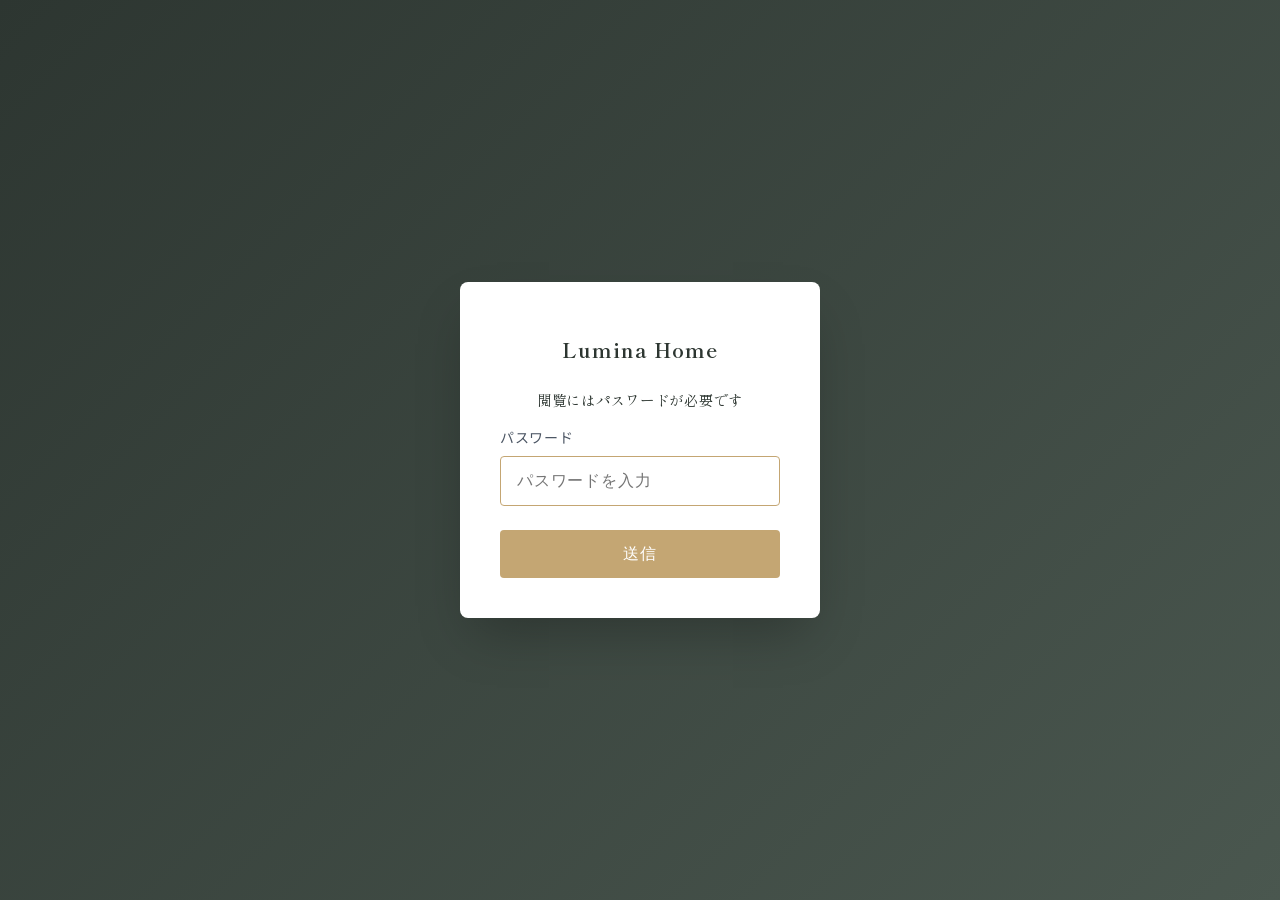
<file: gate.html>
<!DOCTYPE html>
<html lang="ja">
<head>
    <meta charset="UTF-8">
    <meta name="viewport" content="width=device-width, initial-scale=1.0">
    <title>認証｜Lumina Home</title>
    <link rel="preconnect" href="https://fonts.googleapis.com">
    <link rel="preconnect" href="https://fonts.gstatic.com" crossorigin>
    <link href="https://fonts.googleapis.com/css2?family=Noto+Sans+JP:wght@400;500&family=Shippori+Mincho:wght@500&display=swap" rel="stylesheet">
    <link rel="stylesheet" href="css/style.css">
    <style>
        .gate {
            min-height: 100vh;
            display: flex;
            align-items: center;
            justify-content: center;
            padding: 2rem;
            background: linear-gradient(135deg, var(--color-brand-900, #2d3631) 0%, var(--color-brand-600, #4a574f) 100%);
        }
        .gate-inner {
            background: var(--color-white);
            padding: 2.5rem;
            border-radius: 8px;
            box-shadow: 0 25px 50px -12px rgba(0, 0, 0, 0.25);
            width: 100%;
            max-width: 360px;
        }
        .gate-title {
            font-family: var(--font-serif);
            font-size: 1.25rem;
            color: var(--color-brand-900);
            text-align: center;
            margin-bottom: 1.5rem;
        }
        .gate-form label {
            display: block;
            font-size: 0.875rem;
            color: var(--color-gray-600);
            margin-bottom: 0.5rem;
        }
        .gate-form input[type="password"] {
            width: 100%;
            padding: 0.75rem 1rem;
            border: 1px solid var(--color-gray-300);
            border-radius: 4px;
            font-size: 1rem;
            box-sizing: border-box;
        }
        .gate-form input:focus {
            outline: none;
            border-color: var(--color-accent);
        }
        .gate-form .gate-error {
            color: #dc2626;
            font-size: 0.875rem;
            margin-top: 0.5rem;
            display: none;
        }
        .gate-form .gate-error.show { display: block; }
        .gate-form button {
            width: 100%;
            margin-top: 1.5rem;
            padding: 0.75rem 1.5rem;
            background: var(--color-accent);
            color: var(--color-white);
            border: none;
            border-radius: 4px;
            font-size: 1rem;
            cursor: pointer;
            font-weight: 500;
        }
        .gate-form button:hover { opacity: 0.9; }
    </style>
</head>
<body class="gate">
    <div class="gate-inner">
        <h1 class="gate-title">Lumina Home</h1>
        <p class="gate-title" style="font-size: 0.9rem; margin-bottom: 1rem;">閲覧にはパスワードが必要です</p>
        <form id="gate-form" class="gate-form" autocomplete="off">
            <label for="gate-pw">パスワード</label>
            <input type="password" id="gate-pw" name="password" placeholder="パスワードを入力" required autofocus>
            <p id="gate-error" class="gate-error">パスワードが正しくありません</p>
            <button type="submit">送信</button>
        </form>
    </div>
    <script>
        // ★ パスワード変更: ここを任意の文字列に書き換えてから push してください
        var GATE_PASSWORD = 'lumina2026';

        (function () {
            if (sessionStorage.getItem('gate_ok')) {
                window.location.replace('index.html');
                return;
            }
            var form = document.getElementById('gate-form');
            var input = document.getElementById('gate-pw');
            var err = document.getElementById('gate-error');
            form.addEventListener('submit', function (e) {
                e.preventDefault();
                err.classList.remove('show');
                if (input.value === GATE_PASSWORD) {
                    sessionStorage.setItem('gate_ok', '1');
                    window.location.replace('index.html');
                } else {
                    err.classList.add('show');
                    input.value = '';
                    input.focus();
                }
            });
        })();
    </script>
</body>
</html>
</file>
<file: css/style.css>
/* ===== デザイントークン ===== */
:root {
    --color-brand-50: #f4f6f5;
    --color-brand-100: #e5ebe8;
    --color-brand-500: #5c6b61;
    --color-brand-600: #4a574f;
    --color-brand-900: #2d3631;
    --color-accent: #c4a673;
    --color-accent-hover: rgba(196, 166, 115, 0.9);
    --color-white: #ffffff;
    --color-gray-100: #f3f4f6;
    --color-gray-300: #d1d5db;
    --color-gray-400: #9ca3af;
    --color-gray-500: #6b7280;
    --color-gray-600: #4b5563;
    --font-sans: "Noto Sans JP", sans-serif;
    --font-serif: "Shippori Mincho", serif;
    --max-w-7xl: 1280px;
    --max-w-2xl: 672px;
    --max-w-3xl: 768px;
    --max-w-xl: 576px;
    --header-height: 5rem;
}

/* ===== ベース ===== */
*,
::before,
::after {
    box-sizing: border-box;
    line-height: 1.5 !important;
    letter-spacing: 0.05em !important;
}

html {
    scroll-padding-top: var(--header-height);
}

section[id] {
    scroll-margin-top: var(--header-height);
}

body {
    margin: 0;
    font-family: var(--font-sans);
    color: #333333;
    background-color: var(--color-brand-50);
    -webkit-font-smoothing: antialiased;
    -moz-osx-font-smoothing: grayscale;
    overflow-x: hidden;
}

/* メニュー展開中は背景のスクロールを固定（JSで付与） */
body.menu-open {
    position: fixed;
    top: 0;
    left: 0;
    right: 0;
    width: 100%;
    overflow: hidden;
}

/* ===== 共通レイアウト ===== */
.container {
    max-width: var(--max-w-7xl);
    margin-left: auto;
    margin-right: auto;
    padding-left: 1rem;
    padding-right: 1rem;
}

@media (min-width: 640px) {
    .container {
        padding-left: 1.5rem;
        padding-right: 1.5rem;
    }
}

@media (min-width: 1024px) {
    .container {
        padding-left: 2rem;
        padding-right: 2rem;
    }
}

/* ===== アニメーション ===== */
.fade-in {
    opacity: 0;
    transform: translateY(20px);
    transition: opacity 0.8s ease-out, transform 0.8s ease-out;
}

.fade-in.appear {
    opacity: 1;
    transform: translateY(0);
}

/* ===== ヘッダー ===== */
.header {
    position: fixed;
    top: 0;
    left: 0;
    right: 0;
    z-index: 10001 !important;
    background-color: rgba(255, 255, 255, 0.9);
    backdrop-filter: blur(12px);
    -webkit-backdrop-filter: blur(12px);
    box-shadow: 0 1px 3px rgba(0, 0, 0, 0.1);
    transition: box-shadow 0.3s;
}

.header.scrolled {
    box-shadow: 0 4px 6px -1px rgba(0, 0, 0, 0.1), 0 2px 4px -2px rgba(0, 0, 0, 0.1);
}

.header-inner {
    display: flex;
    justify-content: space-between;
    align-items: center;
    height: 5rem;
}

.logo {
    display: flex;
    flex-shrink: 0;
    align-items: center;
    gap: 0.5rem;
    text-decoration: none;
    color: inherit;
    position: relative;
    z-index: 10002;
}

.logo-icon {
    width: 1.5rem;
    height: 1.5rem;
    color: var(--color-brand-500);
}

.logo-text {
    font-family: var(--font-serif);
    font-weight: 700;
    font-size: 1.25rem;
    color: var(--color-brand-900);
    letter-spacing: 0.05em;
}

.nav {
    display: none;
    align-items: center;
    gap: 2rem;
}

@media (min-width: 768px) {
    .nav {
        display: flex;
    }
}

.nav a {
    color: var(--color-gray-600);
    font-size: 0.875rem;
    font-weight: 500;
    text-decoration: none;
    transition: color 0.2s;
}

.nav a:hover {
    color: var(--color-brand-500);
}

@media (max-width: 767px) {
    .nav {
        display: none;
        position: fixed;
        top: 0;
        left: 0;
        right: 0;
        bottom: 0;
        width: 100%;
        min-height: 100vh;
        min-height: 100dvh;
        background-color: #ffffff !important;
        flex-direction: column;
        justify-content: flex-start;
        padding: var(--header-height) 1.5rem 2rem;
        padding-top: calc(var(--header-height) + 1rem);
        z-index: 10000 !important;
        overflow-y: auto;
        -webkit-overflow-scrolling: touch;
        opacity: 0;
        transform: translateY(-8px);
    }

    .nav.active {
        display: flex;
        animation: nav-fade-down 0.45s cubic-bezier(0.22, 0.61, 0.36, 1) forwards;
        opacity: 1;
        transform: translateY(0);
    }

    .nav a {
        font-family: var(--font-serif);
        font-size: 0.95rem;
        width: 100%;
        text-align: center;
        padding: 0.9rem 0;
        color: var(--color-brand-900);
        border-bottom: 1px solid var(--color-brand-100);
        opacity: 0;
        transform: translateY(12px);
        transition: opacity 0.45s ease-out, transform 0.45s cubic-bezier(0.22, 0.61, 0.36, 1);
    }

    .nav.active a {
        opacity: 1;
        transform: translateY(0);
    }

    /* アニメーションの遅延（ふわっと順番に） */
    .nav.active a:nth-child(1) {
        transition-delay: 0.05s;
    }

    .nav.active a:nth-child(2) {
        transition-delay: 0.12s;
    }

    .nav.active a:nth-child(3) {
        transition-delay: 0.19s;
    }

    .nav.active a:nth-child(4) {
        transition-delay: 0.26s;
    }

    .nav .nav-cta {
        margin-top: 1.5rem;
        background-color: var(--color-accent);
        color: var(--color-white);
        border-bottom: none;
        border-radius: 2px;
        padding: 0.85rem;
        font-family: var(--font-sans);
        font-size: 1rem;
        font-weight: 600;
    }
}

@keyframes nav-fade-down {
    from {
        opacity: 0;
        transform: translateY(-12px);
    }
    to {
        opacity: 1;
        transform: translateY(0);
    }
}

.nav .nav-cta {
    background-color: var(--color-brand-500);
    color: var(--color-white);
    padding: 0.75rem 1.5rem;
    border-radius: 2px;
    box-shadow: 0 4px 6px -1px rgba(0, 0, 0, 0.1);
}

.nav .nav-cta:hover {
    background-color: var(--color-brand-600);
}

.menu-btn {
    display: flex;
    align-items: center;
    padding: 0;
    border: none;
    background: none;
    color: var(--color-gray-600);
    cursor: pointer;
    position: relative;
    z-index: 10002;
}

.menu-btn:hover {
    color: var(--color-brand-500);
}

.menu-btn:focus {
    outline: none;
}

@media (min-width: 768px) {
    .menu-btn {
        display: none;
    }
}

.menu-btn .icon {
    width: 1.5rem;
    height: 1.5rem;
}

/* ===== ヒーロー ===== */
.hero {
    position: relative;
    min-height: 100vh;
    box-sizing: border-box;
    padding-top: var(--header-height);
    display: flex;
    align-items: center;
    justify-content: center;
    margin-top: 0;
    background-image: linear-gradient(rgba(0, 0, 0, 0.3), rgba(0, 0, 0, 0.3)),
        url('https://images.unsplash.com/photo-1600596542815-ffad4c1539a9?ixlib=rb-4.0.3&auto=format&fit=crop&w=2075&q=80');
    background-size: cover;
    background-position: center;
}

.hero-inner {
    text-align: center;
    padding-left: 20px;
    padding-right: 20px;
    position: relative;
    z-index: 10;
}

.hero-lead-wrap {
    background-color: rgba(0, 0, 0, 0.45);
    padding: 1.25rem 1.5rem;
    border-radius: 0.5rem;
    margin-bottom: 3rem;
    max-width: 50rem;
    margin-left: auto;
    margin-right: auto;
}

.hero-lead-wrap .hero-lead {
    margin-bottom: 0;
}

.hero-subtitle {
    color: var(--color-white);
    font-size: 1.125rem;
    font-weight: 500;
    margin-bottom: 0.25rem;
    letter-spacing: 0.2em;
}

@media (min-width: 768px) {
    .hero-subtitle {
        font-size: 1.25rem;
    }
}

.hero-title {
    font-family: var(--font-serif);
    font-size: 30px;
    font-weight: 500;
    color: var(--color-white);
    margin-bottom: 1rem;
    line-height: 1.2;
    text-shadow: 0 10px 15px -3px rgba(0, 0, 0, 0.1), 0 4px 6px -4px rgba(0, 0, 0, 0.1);
}

@media (max-width: 767px) {
    .hero-title {
        font-size: 30px;
        margin-bottom: 50px;
    }
}

.hero-concept {
    color: var(--color-accent);
    font-size: 0.7rem;
    letter-spacing: 0.35em;
    margin-bottom: 0.5rem;
    text-transform: lowercase;
}

.hero-subheading {
    font-family: var(--font-serif);
    font-size: 23px;
    font-weight: 500;
    color: var(--color-white);
    margin: 0 !important;
}

@media (min-width: 768px) {
    .hero-title {
        font-size: 4.5rem;
    }

    .hero-concept {
        color: var(--color-accent);
        font-size: 0.75rem;
        letter-spacing: 0.35em;
        margin-bottom: 0.5rem;
    }
}

@media (min-width: 1024px) {
    .hero-title {
        font-size: 6rem;
    }
}

.hero-lead {
    color: rgba(255, 255, 255, 0.9);
    font-size: 16px;
    font-weight: 300;
    margin-bottom: 4rem;
    max-width: var(--max-w-2xl);
    margin-left: auto;
    margin-right: auto;
}

.btn-cta {
    display: inline-block;
    background-color: var(--color-accent);
    color: var(--color-white);
    padding: 1rem 2.5rem;
    border-radius: 2px;
    font-size: 1.125rem;
    font-weight: 500;
    text-decoration: none;
    transition: all 0.2s;
    box-shadow: 0 10px 15px -3px rgba(0, 0, 0, 0.1);
}

.btn-cta:hover {
    background-color: var(--color-accent-hover);
    box-shadow: 0 20px 25px -5px rgba(0, 0, 0, 0.1);
    transform: translateY(-2px);
}

.scroll-hint {
    position: absolute;
    bottom: 2.5rem;
    left: 50%;
    transform: translateX(-50%);
    color: rgba(255, 255, 255, 0.7);
    animation: bounce 2s infinite;
}

@keyframes bounce {

    0%,
    100% {
        transform: translateX(-50%) translateY(0);
    }

    50% {
        transform: translateX(-50%) translateY(8px);
    }
}

.scroll-hint .icon {
    width: 2rem;
    height: 2rem;
}

/* ===== セクション共通 ===== */
.section {
    padding-top: 6rem;
    padding-bottom: 6rem;
}

.section-white {
    background-color: var(--color-white);
}

.section-brand-50 {
    background-color: var(--color-brand-50);
}

.section-title-wrap {
    text-align: center;
    margin-bottom: 4rem;
}

.section-concept {
    font-family: var(--font-serif);
    color: var(--color-accent);
    font-size: 18px;
    letter-spacing: 0.35em;
    margin-bottom: 0.5rem;
    text-transform: lowercase;
}

@media (min-width: 768px) {
    .section-concept {
        font-size: 18px;
        letter-spacing: 0.4em;
    }
}

.section-title {
    font-family: var(--font-serif);
    font-size: 1.875rem;
    color: var(--color-brand-900);
    margin-bottom: 1rem;
    margin-top: 10px;
}

@media (min-width: 768px) {
    .section-title {
        font-size: 2.25rem;
    }
}

.company-grid {
    max-width: var(--max-w-3xl);
    margin: 0 auto;
}

.company-table {
    width: 100%;
    border-top: 1px solid #e5e7eb;
    border-bottom: 1px solid #e5e7eb;
}

.company-row {
    display: grid;
    grid-template-columns: 7rem 1fr;
    gap: 1.5rem;
    padding: 1rem 0;
    border-top: 1px solid #e5e7eb;
}

.company-row:first-child {
    border-top: none;
}

.company-row dt {
    font-weight: 500;
    color: var(--color-brand-800);
    font-size: 0.9rem;
}

.company-row dd {
    margin: 0;
    font-size: 0.95rem;
    line-height: 1.7;
}

@media (max-width: 639px) {
    .company-row {
        grid-template-columns: 1fr;
        gap: 0.25rem;
    }
}

.access-grid {
    display: grid;
    gap: 2rem;
}

.access-text {
    max-width: var(--max-w-3xl);
    margin: 0 auto;
    text-align: left;
}

@media (min-width: 768px) {
    .access-grid {
        grid-template-columns: minmax(0, 1.4fr) minmax(0, 1fr);
        align-items: stretch;
    }
}

.access-text p {
    margin-bottom: 1rem;
    line-height: 1.8;
}

.access-list {
    list-style: disc;
    padding-left: 1.25rem;
    margin: 0;
}

.access-list li {
    margin-bottom: 0.25rem;
}

.access-map .map-placeholder {
    width: 100%;
    min-height: 400px;
    border-radius: 1rem;
    border: 1px dashed rgba(148, 163, 184, 0.9);
    display: flex;
    align-items: center;
    justify-content: center;
    font-size: 0.9rem;
    color: #6b7280;
    background: rgba(255, 255, 255, 0.7);
}

.section-title-accent {
    width: 3rem;
    height: 4px;
    background-color: var(--color-accent);
    margin: 0 auto 1.5rem;
}

.section-lead {
    color: var(--color-gray-600);
    max-width: var(--max-w-2xl);
    margin: 0 auto;
}

/* ===== コンセプト（1/fのゆらぎ） ===== */
.concept-grid {
    display: grid;
    grid-template-columns: 1fr;
    gap: 2rem;
}

@media (min-width: 768px) {
    .concept-grid {
        grid-template-columns: repeat(3, 1fr);
    }
}

.concept-card {
    overflow: hidden;
}

.concept-card .img-wrap {
    position: relative;
    overflow: hidden;
    border-radius: 2px;
    aspect-ratio: 4 / 3;
    margin-bottom: 1.5rem;
}

.concept-card .img-wrap img {
    width: 100%;
    height: 100%;
    object-fit: cover;
    transition: transform 0.7s;
}

.concept-card:hover .img-wrap img {
    transform: scale(1.05);
}

.concept-card .img-overlay {
    position: absolute;
    inset: 0;
    background-color: rgba(0, 0, 0, 0.2);
    transition: background-color 0.2s;
}

.concept-card:hover .img-overlay {
    background-color: rgba(0, 0, 0, 0.1);
}

.concept-card h3 {
    font-family: var(--font-serif);
    font-size: 1.25rem;
    color: var(--color-brand-900);
    margin-bottom: 0.75rem;
    display: flex;
    align-items: center;
    gap: 0.5rem;
}

.concept-card h3 .icon {
    color: var(--color-accent);
    width: 1.25rem;
    height: 1.25rem;
}

.concept-card p {
    color: var(--color-gray-600);
    font-size: 0.875rem;
}

/* ===== 特徴・プラン概要（ダークセクション） ===== */
.section-dark {
    padding-top: 5rem;
    padding-bottom: 5rem;
    background-color: var(--color-brand-900);
    color: var(--color-white);
}

.plan-flex {
    display: flex;
    flex-direction: column;
    align-items: center;
    gap: 3rem;
}

@media (min-width: 768px) {
    .plan-flex {
        flex-direction: row;
    }
}

.plan-text {
    flex: 1;
    min-width: 0;
}

@media (min-width: 768px) {
    .plan-text {
        max-width: 50%;
    }
}

.plan-text h2 {
    font-family: var(--font-serif);
    font-size: 1.5rem;
    margin-bottom: 1.5rem;
    line-height: 1.6;
}

@media (min-width: 768px) {
    .plan-text h2 {
        font-size: 1.875rem;
    }
}

.plan-text p {
    color: var(--color-gray-300);
    margin-bottom: 1.5rem;
}

.plan-text .price-box {
    display: inline-block;
    background-color: rgba(255, 255, 255, 0.1);
    padding: 1.5rem;
    border-radius: 2px;
    border: 1px solid rgba(255, 255, 255, 0.2);
}

.plan-text .price-label {
    font-size: 0.875rem;
    color: var(--color-gray-300);
    margin-bottom: 0.25rem;
}

.plan-text .price-value {
    font-family: var(--font-serif);
    font-size: 1.875rem;
    color: var(--color-accent);
}

.plan-text .price-value span.unit {
    font-size: 1.125rem;
}

.plan-text .price-note {
    font-size: 0.75rem;
    color: var(--color-gray-400);
}

.plan-img-wrap {
    flex: 1;
    position: relative;
    min-width: 0;
}

@media (min-width: 768px) {
    .plan-img-wrap {
        max-width: 50%;
    }
}

.plan-img-wrap img {
    width: 100%;
    border-radius: 2px;
    box-shadow: 0 25px 50px -12px rgba(0, 0, 0, 0.25);
}

.plan-badge {
    position: absolute;
    bottom: -1.5rem;
    left: -1.5rem;
    background-color: var(--color-accent);
    color: var(--color-white);
    padding: 1rem;
    border-radius: 2px;
    box-shadow: 0 10px 15px -3px rgba(0, 0, 0, 0.1);
}

@media (max-width: 767px) {
    .plan-badge {
        display: none;
    }
}

.plan-badge p {
    font-family: var(--font-serif);
    font-weight: 700;
    font-size: 1.125rem;
    letter-spacing: 0.2em;
    margin: 0;
    color: var(--color-white);
}

/* ===== 特徴詳細（Z字レイアウト） ===== */
.features-list {
    display: flex;
    flex-direction: column;
    gap: 6rem;
}

.feature-row {
    display: flex;
    flex-direction: column;
    align-items: center;
    gap: 3rem;
}

@media (min-width: 768px) {
    .feature-row {
        flex-direction: row;
    }
}

.feature-row.reverse {
    flex-direction: column;
}

@media (min-width: 768px) {
    .feature-row.reverse {
        flex-direction: row-reverse;
    }
}

.feature-img {
    width: 100%;
    height: 400px;
    object-fit: cover;
    border-radius: 2px;
    box-shadow: 0 10px 15px -3px rgba(0, 0, 0, 0.1);
}

@media (min-width: 768px) {

    .feature-row .feature-col,
    .feature-row.reverse .feature-col {
        width: 50%;
    }
}

.feature-row .feature-body {
    padding-left: 0;
}

@media (min-width: 768px) {
    .feature-row .feature-body {
        padding-left: 2.5rem;
    }
}

.feature-row.reverse .feature-body {
    padding-right: 0;
}

@media (min-width: 768px) {
    .feature-row.reverse .feature-body {
        padding-right: 2.5rem;
    }
}

.feature-body h3 {
    font-family: var(--font-serif);
    font-size: 1.5rem;
    color: var(--color-brand-900);
    margin-bottom: 1rem;
}

.feature-body p {
    color: var(--color-gray-600);
    margin-bottom: 1rem;
}

.feature-body p:last-child {
    margin-bottom: 0;
}

/* ===== ライフスタイル（カード） ===== */
.lifestyle-grid {
    display: grid;
    grid-template-columns: 1fr;
    gap: 2rem;
}

@media (min-width: 768px) {
    .lifestyle-grid {
        grid-template-columns: repeat(3, 1fr);
    }
}

.lifestyle-card {
    background-color: var(--color-brand-50);
    padding: 2rem;
    border-radius: 2px;
    text-align: center;
}

.lifestyle-card .icon-wrap {
    width: 5rem;
    height: 5rem;
    background-color: var(--color-white);
    border-radius: 50%;
    display: flex;
    align-items: center;
    justify-content: center;
    margin: 0 auto 1.5rem;
    box-shadow: 0 1px 3px rgba(0, 0, 0, 0.1);
}

.lifestyle-card .icon-wrap .icon {
    color: var(--color-brand-500);
    width: 2.5rem;
    height: 2.5rem;
}

.lifestyle-card h4 {
    font-size: 1.125rem;
    font-weight: 700;
    color: var(--color-brand-900);
    margin-bottom: 1rem;
}

.lifestyle-card p {
    color: var(--color-gray-600);
    font-size: 0.875rem;
}

/* ===== CTAセクション ===== */
.section-cta {
    padding-top: 6rem;
    padding-bottom: 6rem;
    background-color: var(--color-brand-600);
    text-align: center;
    position: relative;
    overflow: hidden;
}

.section-cta .bg-deco {
    position: absolute;
    top: 0;
    left: 0;
    width: 100%;
    height: 100%;
    opacity: 0.1;
    pointer-events: none;
}

.section-cta .bg-deco svg {
    width: 100%;
    height: 100%;
    fill: currentColor;
    color: var(--color-white);
}

.cta-inner {
    max-width: var(--max-w-3xl);
    margin: 0 auto;
    padding-left: 1rem;
    padding-right: 1rem;
    position: relative;
    z-index: 10;
}

.cta-inner h2 {
    font-family: var(--font-serif);
    font-size: 1.875rem;
    color: var(--color-white);
    margin-bottom: 1.5rem;
}

@media (min-width: 768px) {
    .cta-inner h2 {
        font-size: 2.25rem;
    }
}

.cta-inner .lead {
    color: rgba(255, 255, 255, 0.8);
    margin-bottom: 2.5rem;
    max-width: var(--max-w-xl);
    margin-left: auto;
    margin-right: auto;
}

.cta-buttons {
    display: flex;
    flex-direction: column;
    gap: 1rem;
    justify-content: center;
}

@media (min-width: 640px) {
    .cta-buttons {
        flex-direction: row;
    }
}

.btn-primary {
    display: inline-flex;
    align-items: center;
    justify-content: center;
    gap: 0.5rem;
    background-color: var(--color-white);
    color: var(--color-brand-900);
    padding: 1rem 2rem;
    border-radius: 2px;
    font-weight: 700;
    font-size: 1.125rem;
    text-decoration: none;
    transition: background-color 0.2s;
    box-shadow: 0 10px 15px -3px rgba(0, 0, 0, 0.1);
}

.btn-primary:hover {
    background-color: var(--color-gray-100);
}

.btn-primary .icon {
    width: 1.25rem;
    height: 1.25rem;
}

.btn-outline {
    display: inline-flex;
    align-items: center;
    justify-content: center;
    gap: 0.5rem;
    background-color: transparent;
    border: 1px solid var(--color-white);
    color: var(--color-white);
    padding: 1rem 2rem;
    border-radius: 2px;
    font-weight: 700;
    font-size: 1.125rem;
    text-decoration: none;
    transition: background-color 0.2s;
}

.btn-outline:hover {
    background-color: rgba(255, 255, 255, 0.1);
}

.btn-outline .icon {
    width: 1.25rem;
    height: 1.25rem;
}

/* ===== フッター ===== */
.footer {
    background-color: var(--color-brand-900);
    padding-top: 3rem;
    padding-bottom: 3rem;
    border-top: 1px solid rgba(255, 255, 255, 0.1);
    text-align: center;
}

.footer-logo {
    display: flex;
    align-items: center;
    justify-content: center;
    gap: 0.5rem;
    margin-bottom: 1.5rem;
    color: var(--color-white);
}

.footer-logo a {
    color: var(--color-white);
    text-decoration: none;
}

.footer-logo a:hover {
    color: var(--color-white);
    opacity: 0.9;
}

.footer-logo .icon {
    width: 1.5rem;
    height: 1.5rem;
}

.footer-logo span {
    font-family: var(--font-serif);
    font-weight: 700;
    font-size: 1.5rem;
    letter-spacing: 0.2em;
}

.footer p.company {
    color: var(--color-gray-400);
    font-size: 0.875rem;
    margin-bottom: 2rem;
}

.footer-links {
    display: flex;
    justify-content: center;
    gap: 1.5rem;
    margin-bottom: 2rem;
}

.footer-links a {
    color: var(--color-gray-400);
    text-decoration: none;
    transition: color 0.2s;
}

.footer-links a:hover {
    color: var(--color-white);
}

.footer-copy {
    color: var(--color-gray-500);
    font-size: 0.75rem;
    letter-spacing: 0.05em;
}
</file>
